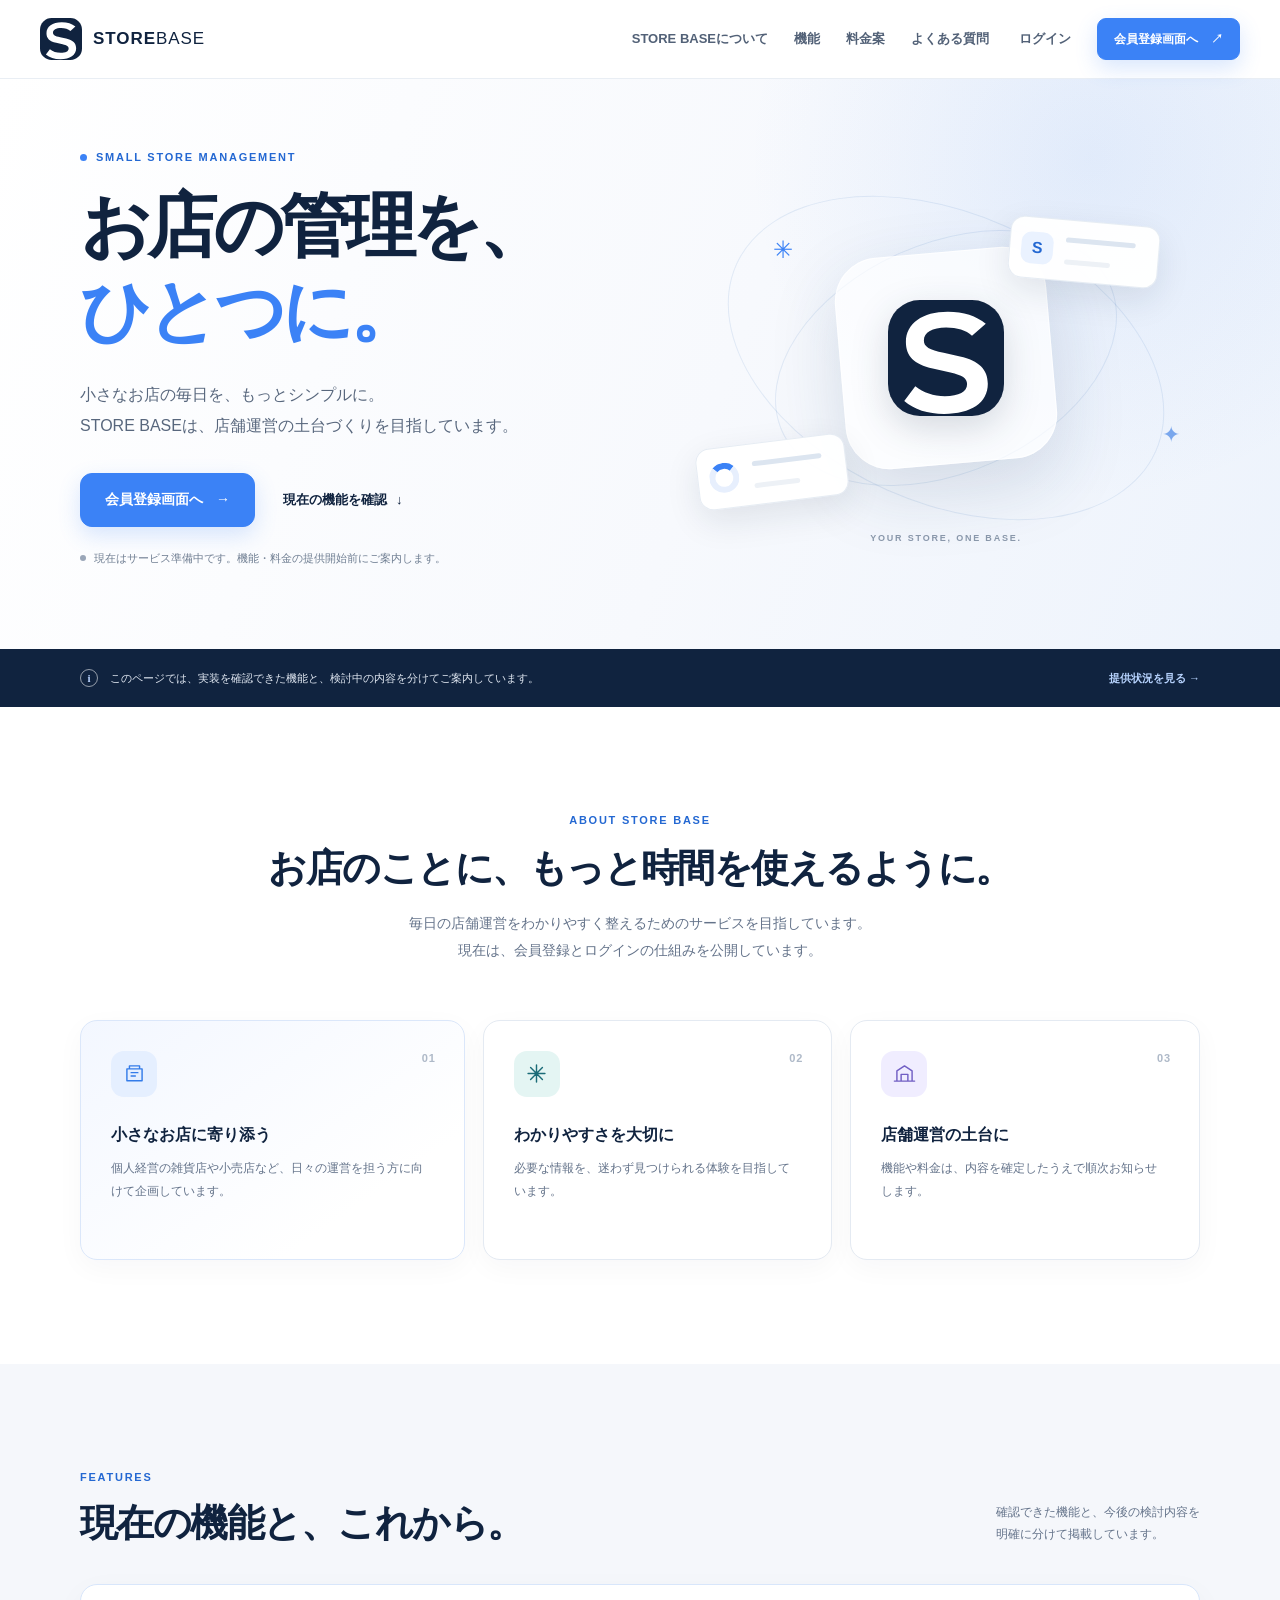
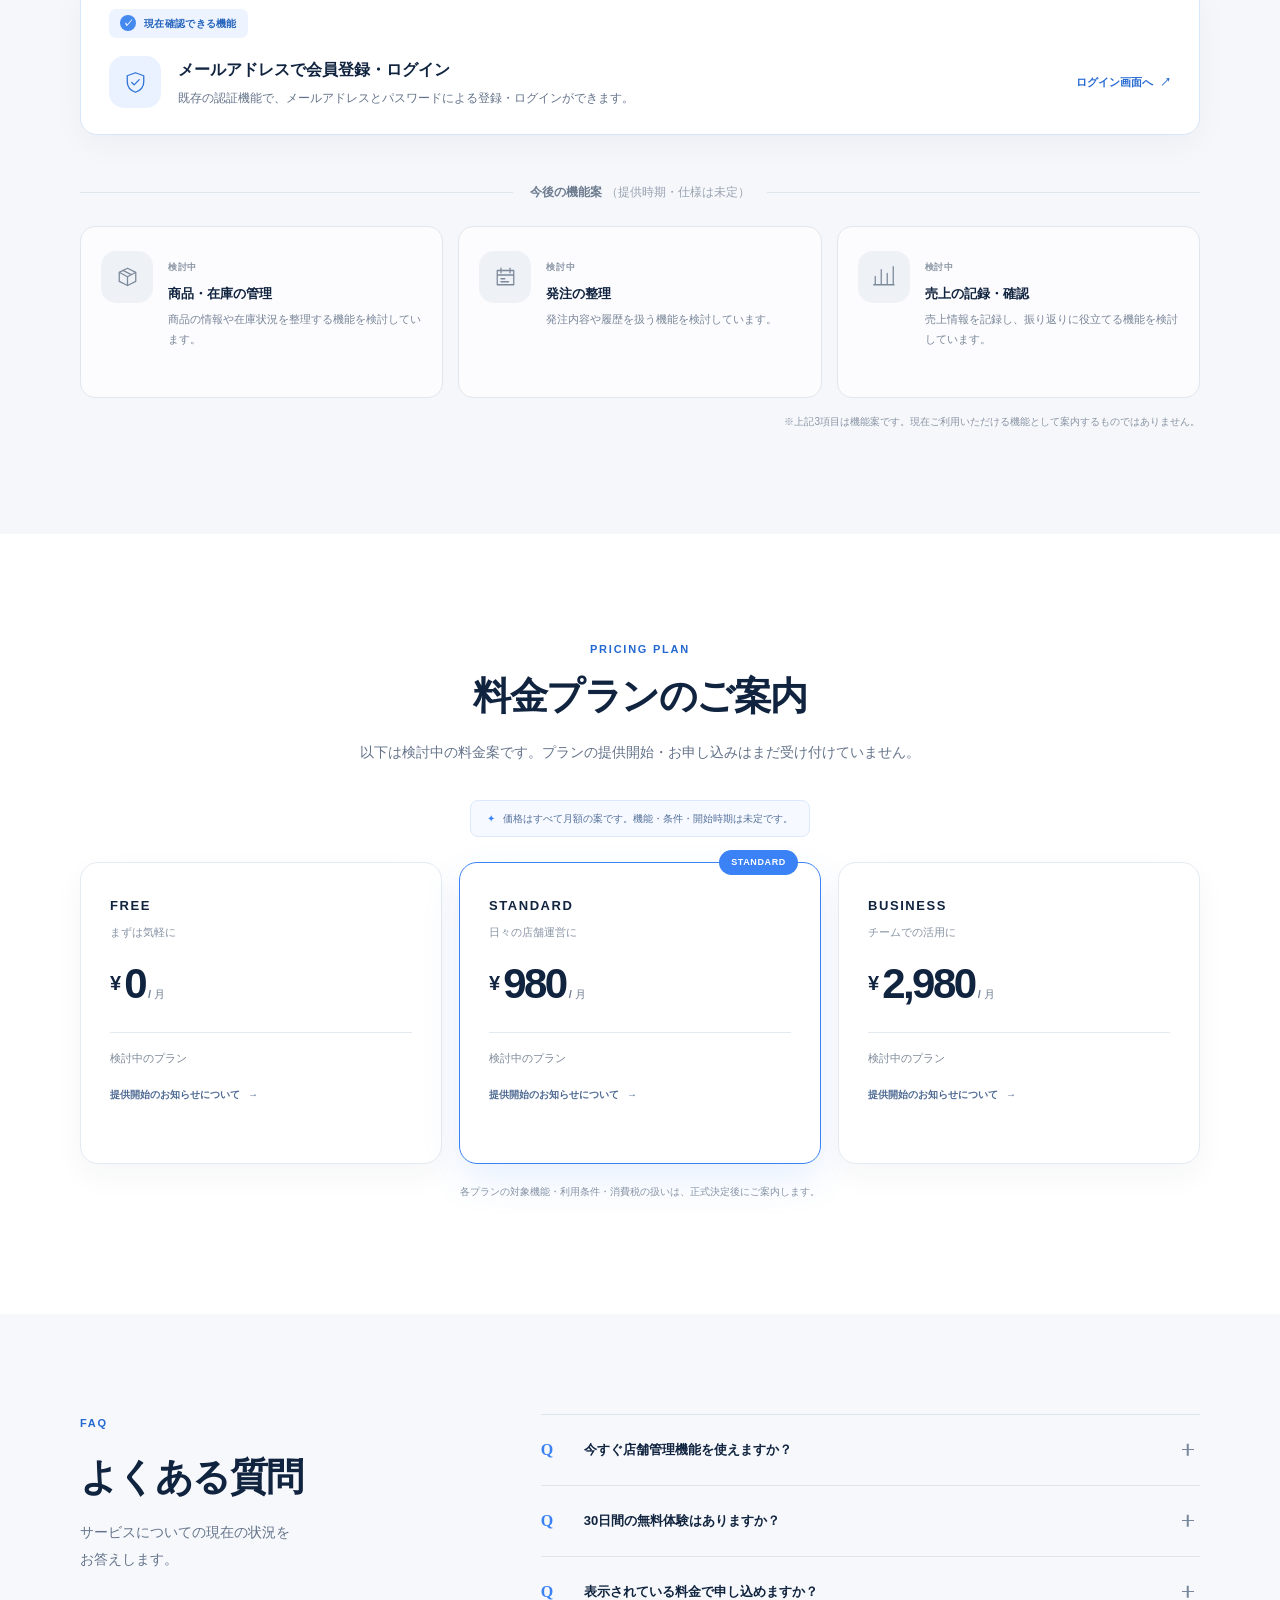
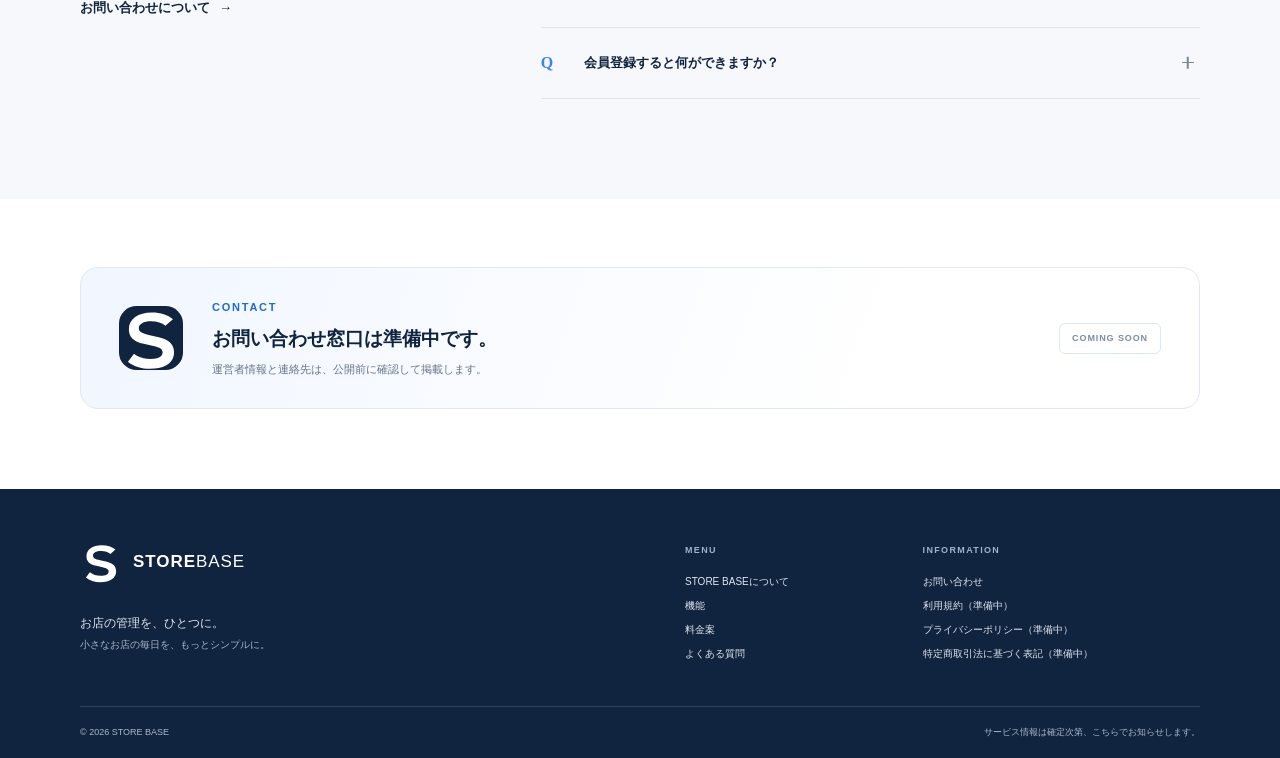
<file: index.html>
<!doctype html>
<html lang="ja">
<head>
  <meta charset="utf-8">
  <meta name="viewport" content="width=device-width, initial-scale=1">
  <meta name="theme-color" content="#10233F">
  <meta name="description" content="STORE BASEは、小さなお店の運営をシンプルにすることを目指すサービスです。現在確認できる機能と、準備中の内容をご案内します。">
  <meta property="og:type" content="website">
  <meta property="og:title" content="STORE BASE | お店の管理を、ひとつに。">
  <meta property="og:description" content="小さなお店の毎日を、もっとシンプルに。STORE BASEの現在の状況をご案内します。">
  <meta property="og:site_name" content="STORE BASE">
  <title>STORE BASE | お店の管理を、ひとつに。</title>
  <link rel="icon" href="./assets/brand-mark.svg" type="image/svg+xml">
  <link rel="stylesheet" href="./styles.css">
  <script src="./main.js" defer></script>
</head>
<body>
  <a class="skip-link" href="#main">本文へスキップ</a>
  <header class="site-header">
    <div class="header-inner">
      <a class="brand" href="./" aria-label="STORE BASE ホーム">
        <img src="./assets/brand-mark.svg" alt="" width="42" height="42">
        <span class="brand-name">STORE<span>BASE</span></span>
      </a>
      <button class="menu-toggle" type="button" aria-expanded="false" aria-controls="primary-nav" aria-label="メニューを開く">
        <span></span><span></span>
      </button>
      <nav id="primary-nav" class="primary-nav" aria-label="メインメニュー">
        <a href="#about">STORE BASEについて</a>
        <a href="#features">機能</a>
        <a href="#pricing">料金案</a>
        <a href="#faq">よくある質問</a>
        <a class="nav-login" href="./login.html">ログイン</a>
        <a class="button button-small" href="./login.html#register">会員登録画面へ <span aria-hidden="true">↗</span></a>
      </nav>
    </div>
  </header>

  <main id="main">
    <section class="hero" id="about">
      <div class="hero-glow" aria-hidden="true"></div>
      <div class="hero-inner page-width">
        <div class="hero-copy">
          <p class="eyebrow"><span class="eyebrow-dot"></span> SMALL STORE MANAGEMENT</p>
          <h1>お店の管理を、<br><span>ひとつに。</span></h1>
          <p class="hero-lead">小さなお店の毎日を、もっとシンプルに。<br class="desktop-only">STORE BASEは、店舗運営の土台づくりを目指しています。</p>
          <div class="hero-actions">
            <a class="button" href="./login.html#register">会員登録画面へ <span aria-hidden="true">→</span></a>
            <a class="text-link" href="#features">現在の機能を確認 <span aria-hidden="true">↓</span></a>
          </div>
          <p class="hero-note"><span class="status-dot"></span> 現在はサービス準備中です。機能・料金の提供開始前にご案内します。</p>
        </div>
        <div class="hero-art" aria-label="STORE BASEのSシンボルを中心にしたブランドイメージ" role="img">
          <div class="art-orbit art-orbit-one"></div>
          <div class="art-orbit art-orbit-two"></div>
          <div class="art-card art-card-top"><span class="art-card-icon">S</span><span class="art-card-line"></span><span class="art-card-line short"></span></div>
          <div class="art-card art-card-bottom"><span class="art-card-dot"></span><span class="art-card-line"></span><span class="art-card-line short"></span></div>
          <div class="art-mark"><img src="./assets/brand-mark.svg" alt="" width="116" height="116"></div>
          <span class="art-spark spark-one" aria-hidden="true">✳</span>
          <span class="art-spark spark-two" aria-hidden="true">✦</span>
          <span class="art-label">YOUR STORE, ONE BASE.</span>
        </div>
      </div>
    </section>

    <section class="trust-strip" aria-label="サービスの提供状況">
      <div class="page-width trust-inner"><span class="trust-icon" aria-hidden="true">i</span><p>このページでは、実装を確認できた機能と、検討中の内容を分けてご案内しています。</p><a href="#features">提供状況を見る <span aria-hidden="true">→</span></a></div>
    </section>

    <section class="section intro-section page-width">
      <div class="section-heading centered">
        <p class="eyebrow">ABOUT STORE BASE</p>
        <h2>お店のことに、<br class="mobile-only">もっと時間を使えるように。</h2>
        <p class="section-lead">毎日の店舗運営をわかりやすく整えるためのサービスを目指しています。<br class="desktop-only">現在は、会員登録とログインの仕組みを公開しています。</p>
      </div>
      <div class="about-grid">
        <div class="about-card about-main-card">
          <span class="about-number">01</span>
          <div class="about-icon icon-blue" aria-hidden="true"><svg viewBox="0 0 32 32"><path d="M7 10.5h18v14H7zM10 10V7h12v3M12 15h8M12 19h5"/></svg></div>
          <h3>小さなお店に寄り添う</h3>
          <p>個人経営の雑貨店や小売店など、日々の運営を担う方に向けて企画しています。</p>
        </div>
        <div class="about-card">
          <span class="about-number">02</span>
          <div class="about-icon icon-soft" aria-hidden="true"><svg viewBox="0 0 32 32"><path d="M6 16h20M16 6v20M9 9l14 14M23 9 9 23"/></svg></div>
          <h3>わかりやすさを大切に</h3>
          <p>必要な情報を、迷わず見つけられる体験を目指しています。</p>
        </div>
        <div class="about-card">
          <span class="about-number">03</span>
          <div class="about-icon icon-lavender" aria-hidden="true"><svg viewBox="0 0 32 32"><path d="M7 25V13l9-6 9 6v12M12 25v-8h8v8M4 25h24"/></svg></div>
          <h3>店舗運営の土台に</h3>
          <p>機能や料金は、内容を確定したうえで順次お知らせします。</p>
        </div>
      </div>
    </section>

    <section class="section feature-section" id="features">
      <div class="page-width">
        <div class="section-heading row-heading">
          <div><p class="eyebrow">FEATURES</p><h2>現在の機能と、これから。</h2></div>
          <p class="section-lead">確認できた機能と、今後の検討内容を<br class="desktop-only">明確に分けて掲載しています。</p>
        </div>
        <article class="verified-feature">
          <div class="verified-badge"><span class="check-mark" aria-hidden="true">✓</span> 現在確認できる機能</div>
          <div class="verified-content">
            <div class="feature-icon verified-icon" aria-hidden="true"><svg viewBox="0 0 36 36"><path d="M18 5 29 9v8c0 7-4.7 11.8-11 14-6.3-2.2-11-7-11-14V9l11-4Z"/><path d="m13 18 3.2 3.2 6.8-7"/></svg></div>
            <div><h3>メールアドレスで会員登録・ログイン</h3><p>既存の認証機能で、メールアドレスとパスワードによる登録・ログインができます。</p></div>
            <a class="arrow-link" href="./login.html">ログイン画面へ <span aria-hidden="true">↗</span></a>
          </div>
        </article>
        <div class="planned-heading"><span class="planned-line"></span><p>今後の機能案 <span>（提供時期・仕様は未定）</span></p><span class="planned-line"></span></div>
        <div class="planned-grid">
          <article class="planned-card"><div class="feature-icon feature-icon-gray" aria-hidden="true"><svg viewBox="0 0 36 36"><path d="M7 12.5 18 7l11 5.5v12L18 30l-11-5.5v-12Z"/><path d="m7.5 12.7 10.5 5.6 10.5-5.6M18 18.5V30M12 9.8l11 5.7"/></svg></div><div><span class="planned-label">検討中</span><h3>商品・在庫の管理</h3><p>商品の情報や在庫状況を整理する機能を検討しています。</p></div></article>
          <article class="planned-card"><div class="feature-icon feature-icon-gray" aria-hidden="true"><svg viewBox="0 0 36 36"><path d="M7 10h22v19H7zM12 7v6M24 7v6M7 16h22M12 21h5M12 25h10"/></svg></div><div><span class="planned-label">検討中</span><h3>発注の整理</h3><p>発注内容や履歴を扱う機能を検討しています。</p></div></article>
          <article class="planned-card"><div class="feature-icon feature-icon-gray" aria-hidden="true"><svg viewBox="0 0 36 36"><path d="M7 29V18M15 29V9M23 29V14M31 29V5M5 29h27"/></svg></div><div><span class="planned-label">検討中</span><h3>売上の記録・確認</h3><p>売上情報を記録し、振り返りに役立てる機能を検討しています。</p></div></article>
        </div>
        <p class="feature-disclaimer">※上記3項目は機能案です。現在ご利用いただける機能として案内するものではありません。</p>
      </div>
    </section>

    <section class="section pricing-section page-width" id="pricing">
      <div class="section-heading centered">
        <p class="eyebrow">PRICING PLAN</p>
        <h2>料金プランのご案内</h2>
        <p class="section-lead">以下は検討中の料金案です。<br class="mobile-only">プランの提供開始・お申し込みはまだ受け付けていません。</p>
      </div>
      <div class="pricing-note"><span aria-hidden="true">✦</span> 価格はすべて月額の案です。機能・条件・開始時期は未定です。</div>
      <div class="pricing-grid">
        <article class="price-card"><p class="plan-name">FREE</p><p class="plan-description">まずは気軽に</p><p class="price"><span>¥</span>0<small> / 月</small></p><div class="price-divider"></div><p class="plan-status">検討中のプラン</p><a href="#contact" class="price-link">提供開始のお知らせについて <span aria-hidden="true">→</span></a></article>
        <article class="price-card price-card-featured"><div class="popular-pill">STANDARD</div><p class="plan-name">STANDARD</p><p class="plan-description">日々の店舗運営に</p><p class="price"><span>¥</span>980<small> / 月</small></p><div class="price-divider"></div><p class="plan-status">検討中のプラン</p><a href="#contact" class="price-link">提供開始のお知らせについて <span aria-hidden="true">→</span></a></article>
        <article class="price-card"><p class="plan-name">BUSINESS</p><p class="plan-description">チームでの活用に</p><p class="price"><span>¥</span>2,980<small> / 月</small></p><div class="price-divider"></div><p class="plan-status">検討中のプラン</p><a href="#contact" class="price-link">提供開始のお知らせについて <span aria-hidden="true">→</span></a></article>
      </div>
      <p class="pricing-footnote">各プランの対象機能・利用条件・消費税の扱いは、正式決定後にご案内します。</p>
    </section>

    <section class="faq-section" id="faq">
      <div class="page-width faq-layout">
        <div class="section-heading"><p class="eyebrow">FAQ</p><h2>よくある質問</h2><p class="section-lead">サービスについての現在の状況を<br class="desktop-only">お答えします。</p><a href="#contact" class="text-link">お問い合わせについて <span aria-hidden="true">→</span></a></div>
        <div class="faq-list">
          <details class="faq-item"><summary><span>Q</span><strong>今すぐ店舗管理機能を使えますか？</strong><i aria-hidden="true"></i></summary><div class="faq-answer"><span>A</span><p>現在確認できるのは会員登録とログインの機能です。在庫管理などの店舗管理機能は提供状況を確認できていないため、利用可能とはご案内していません。</p></div></details>
          <details class="faq-item"><summary><span>Q</span><strong>30日間の無料体験はありますか？</strong><i aria-hidden="true"></i></summary><div class="faq-answer"><span>A</span><p>現在、無料体験の申し込み・利用開始フローは確認できていません。そのため、無料体験の提供はご案内していません。</p></div></details>
          <details class="faq-item"><summary><span>Q</span><strong>表示されている料金で申し込めますか？</strong><i aria-hidden="true"></i></summary><div class="faq-answer"><span>A</span><p>いいえ。FREE ¥0、STANDARD ¥980/月、BUSINESS ¥2,980/月は検討中の料金案です。各プランの提供開始時に、確定した条件を改めて掲載します。</p></div></details>
          <details class="faq-item"><summary><span>Q</span><strong>会員登録すると何ができますか？</strong><i aria-hidden="true"></i></summary><div class="faq-answer"><span>A</span><p>既存の登録画面からアカウントを作成できます。ただし、店舗管理機能の利用開始を意味するものではありません。サービスの提供開始時期は未定です。</p></div></details>
        </div>
      </div>
    </section>

    <section class="contact-section page-width" id="contact">
      <div class="contact-panel">
        <div class="contact-symbol"><img src="./assets/brand-mark.svg" alt="" width="64" height="64"></div>
        <div><p class="eyebrow">CONTACT</p><h2>お問い合わせ窓口は準備中です。</h2><p>運営者情報と連絡先は、公開前に確認して掲載します。</p></div>
        <span class="contact-tag">COMING SOON</span>
      </div>
    </section>
  </main>

  <footer class="site-footer">
    <div class="footer-main page-width">
      <div class="footer-brand"><a class="brand" href="./" aria-label="STORE BASE ホーム"><img src="./assets/brand-mark.svg" alt="" width="42" height="42"><span class="brand-name">STORE<span>BASE</span></span></a><p>お店の管理を、ひとつに。</p><p class="footer-sub">小さなお店の毎日を、もっとシンプルに。</p></div>
      <div class="footer-links"><div><p class="footer-label">MENU</p><a href="#about">STORE BASEについて</a><a href="#features">機能</a><a href="#pricing">料金案</a><a href="#faq">よくある質問</a></div><div><p class="footer-label">INFORMATION</p><a href="#contact">お問い合わせ</a><a href="./legal.html#terms">利用規約（準備中）</a><a href="./legal.html#privacy">プライバシーポリシー（準備中）</a><a href="./legal.html#commerce">特定商取引法に基づく表記（準備中）</a></div></div>
    </div>
    <div class="footer-bottom page-width"><span>© <span id="current-year">2026</span> STORE BASE</span><span>サービス情報は確定次第、こちらでお知らせします。</span></div>
  </footer>
</body>
</html>
</file>
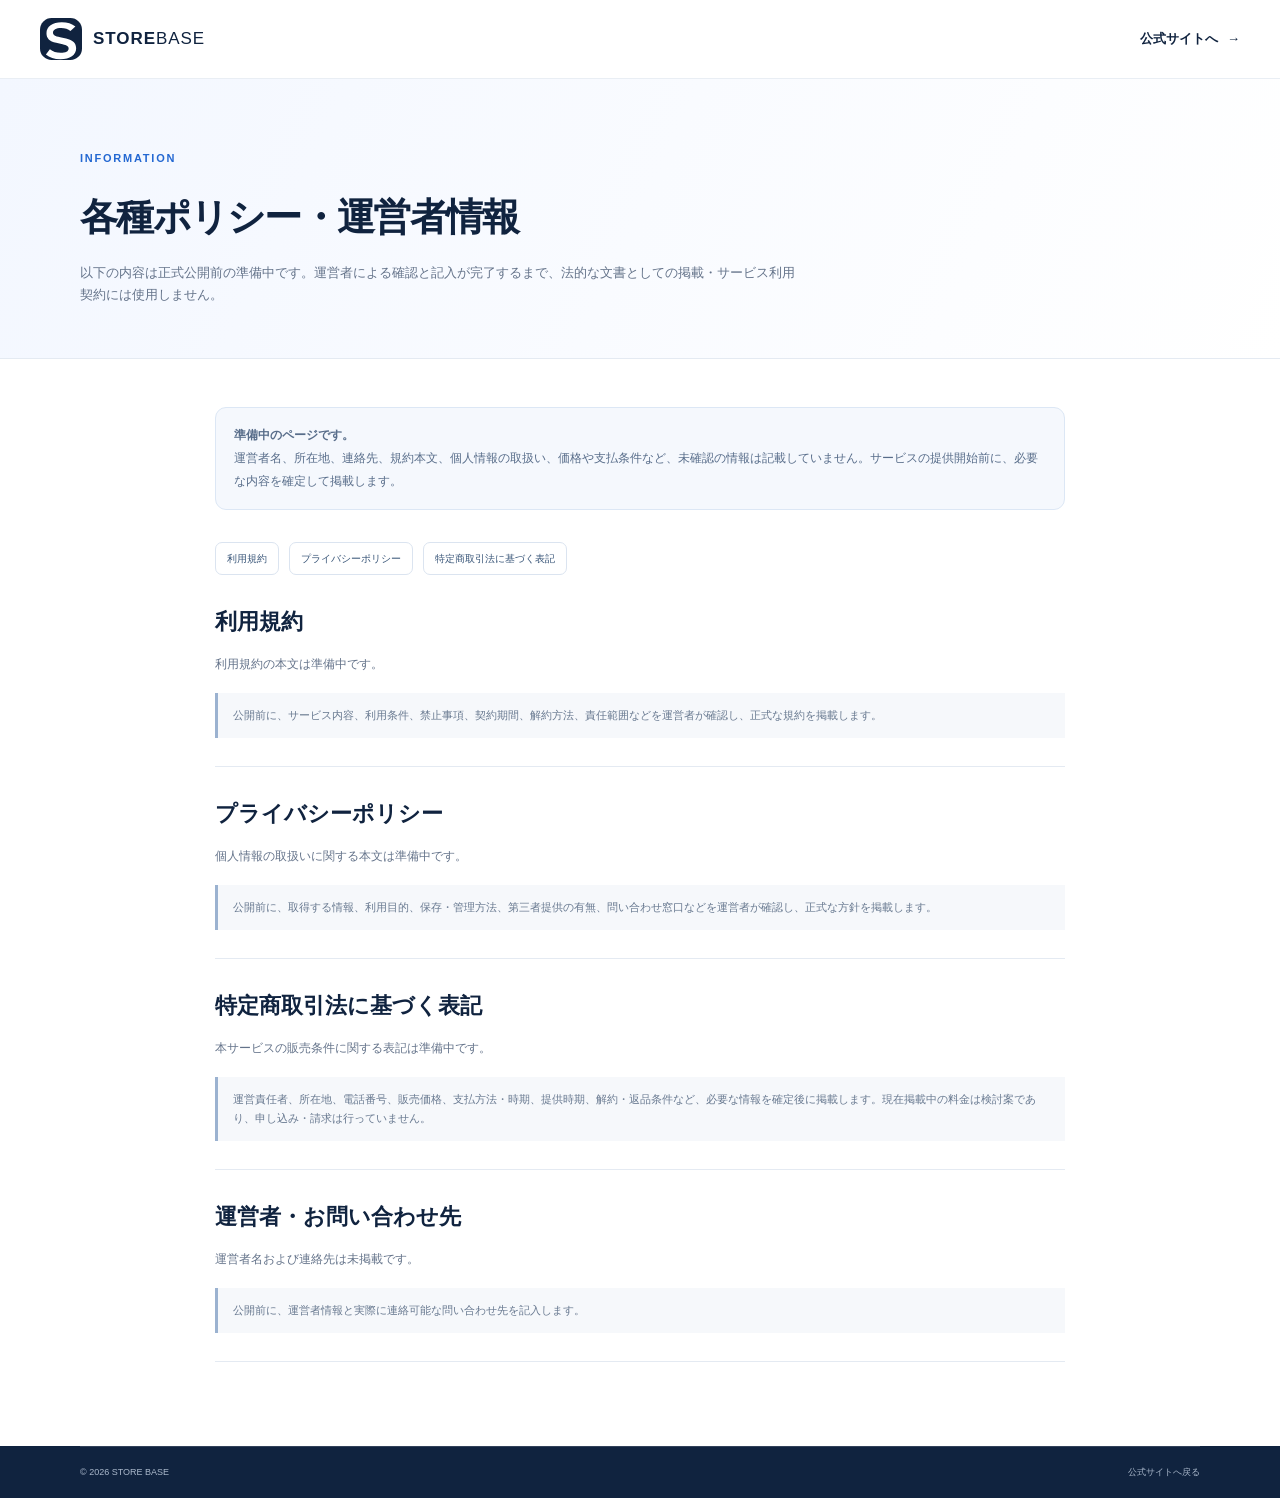
<file: legal.html>
<!doctype html>
<html lang="ja">
<head>
  <meta charset="utf-8">
  <meta name="viewport" content="width=device-width, initial-scale=1">
  <meta name="theme-color" content="#10233F">
  <meta name="description" content="STORE BASEの各種ポリシー・運営者情報について。正式公開前の準備中ページです。">
  <title>各種ポリシー | STORE BASE</title>
  <link rel="icon" href="./assets/brand-mark.svg" type="image/svg+xml">
  <link rel="stylesheet" href="./styles.css">
  <style>
    .legal-hero { padding: 70px 0 52px; background: linear-gradient(115deg, #f3f7ff, #fff); border-bottom: 1px solid var(--line); }
    .legal-hero h1 { margin: 0; color: var(--navy); font-size: 38px; letter-spacing: -.045em; }
    .legal-hero p:not(.eyebrow) { max-width: 720px; margin: 13px 0 0; color: var(--muted); font-size: 13px; }
    .legal-content { max-width: 850px; padding-block: 48px 84px; }
    .legal-notice { margin-bottom: 32px; padding: 16px 18px; border: 1px solid #dce7f5; border-radius: 11px; color: #586d8a; background: #f5f8fd; font-size: 12px; line-height: 1.9; }
    .legal-block { padding: 28px 0; border-bottom: 1px solid var(--line); scroll-margin-top: 95px; }
    .legal-block h2 { margin: 0; color: var(--navy); font-size: 22px; }
    .legal-block h3 { margin: 22px 0 7px; color: #344760; font-size: 14px; }
    .legal-block p, .legal-block li { color: var(--muted); font-size: 12px; line-height: 2; }
    .legal-block ul { padding-left: 1.4em; }
    .legal-placeholder { margin-top: 17px; padding: 13px 15px; border-left: 3px solid #9bb2d0; color: #687990; background: #f6f8fb; font-size: 11px; }
    .legal-nav { display: flex; flex-wrap: wrap; gap: 10px; margin-top: 24px; }
    .legal-nav a { padding: 7px 11px; border: 1px solid #dbe4f0; border-radius: 7px; color: #385578; font-size: 10px; }
    @media (max-width:760px) { .legal-hero { padding: 48px 0 38px; } .legal-hero h1 { font-size: 30px; } .legal-content { padding-block: 33px 60px; } }
  </style>
</head>
<body>
  <header class="site-header"><div class="header-inner"><a class="brand" href="./" aria-label="STORE BASE ホーム"><img src="./assets/brand-mark.svg" alt="" width="42" height="42"><span class="brand-name">STORE<span>BASE</span></span></a><a class="text-link" href="./">公式サイトへ <span aria-hidden="true">→</span></a></div></header>
  <main>
    <section class="legal-hero"><div class="page-width"><p class="eyebrow">INFORMATION</p><h1>各種ポリシー・運営者情報</h1><p>以下の内容は正式公開前の準備中です。運営者による確認と記入が完了するまで、法的な文書としての掲載・サービス利用契約には使用しません。</p></div></section>
    <div class="page-width legal-content">
      <div class="legal-notice"><strong>準備中のページです。</strong><br>運営者名、所在地、連絡先、規約本文、個人情報の取扱い、価格や支払条件など、未確認の情報は記載していません。サービスの提供開始前に、必要な内容を確定して掲載します。</div>
      <nav class="legal-nav" aria-label="このページの内容"><a href="#terms">利用規約</a><a href="#privacy">プライバシーポリシー</a><a href="#commerce">特定商取引法に基づく表記</a></nav>
      <section class="legal-block" id="terms"><h2>利用規約</h2><p>利用規約の本文は準備中です。</p><div class="legal-placeholder">公開前に、サービス内容、利用条件、禁止事項、契約期間、解約方法、責任範囲などを運営者が確認し、正式な規約を掲載します。</div></section>
      <section class="legal-block" id="privacy"><h2>プライバシーポリシー</h2><p>個人情報の取扱いに関する本文は準備中です。</p><div class="legal-placeholder">公開前に、取得する情報、利用目的、保存・管理方法、第三者提供の有無、問い合わせ窓口などを運営者が確認し、正式な方針を掲載します。</div></section>
      <section class="legal-block" id="commerce"><h2>特定商取引法に基づく表記</h2><p>本サービスの販売条件に関する表記は準備中です。</p><div class="legal-placeholder">運営責任者、所在地、電話番号、販売価格、支払方法・時期、提供時期、解約・返品条件など、必要な情報を確定後に掲載します。現在掲載中の料金は検討案であり、申し込み・請求は行っていません。</div></section>
      <section class="legal-block" id="operator"><h2>運営者・お問い合わせ先</h2><p>運営者名および連絡先は未掲載です。</p><div class="legal-placeholder">公開前に、運営者情報と実際に連絡可能な問い合わせ先を記入します。</div></section>
    </div>
  </main>
  <footer class="site-footer"><div class="page-width footer-bottom"><span>© 2026 STORE BASE</span><a href="./">公式サイトへ戻る</a></div></footer>
</body>
</html>
</file>
<file: styles.css>
:root {
  --navy: #10233f;
  --navy-2: #172f52;
  --ink: #1d2b41;
  --muted: #64738a;
  --subtle: #8793a6;
  --blue: #3b82f6;
  --blue-dark: #2468d2;
  --pale-blue: #eaf2ff;
  --line: #e4eaf2;
  --surface: #f5f7fb;
  --white: #fff;
  --shadow: 0 18px 56px rgba(16, 35, 63, .09);
  color-scheme: light;
}
* { box-sizing: border-box; }
html { scroll-behavior: smooth; scroll-padding-top: 86px; }
body { margin: 0; color: var(--ink); background: var(--white); font-family: -apple-system, BlinkMacSystemFont, "Hiragino Kaku Gothic ProN", "Yu Gothic", Meiryo, sans-serif; line-height: 1.7; -webkit-font-smoothing: antialiased; }
img { display: block; max-width: 100%; }
a { color: inherit; text-decoration: none; }
button, input { font: inherit; }
.page-width { width: min(1120px, calc(100% - 48px)); margin-inline: auto; }
.skip-link { position: absolute; top: -60px; left: 16px; z-index: 100; padding: 10px 16px; color: #fff; background: var(--navy); border-radius: 8px; }
.skip-link:focus { top: 12px; }
.site-header { position: sticky; z-index: 20; top: 0; background: rgba(255,255,255,.94); backdrop-filter: blur(14px); border-bottom: 1px solid rgba(228,234,242,.8); }
.header-inner { width: min(1200px, calc(100% - 48px)); height: 78px; margin: auto; display: flex; align-items: center; justify-content: space-between; gap: 34px; }
.brand { display: inline-flex; align-items: center; gap: 11px; flex: 0 0 auto; }
.brand img { width: 42px; height: 42px; }
.brand-name { color: var(--navy); font-size: 17px; font-weight: 800; letter-spacing: .055em; }
.brand-name span { font-weight: 500; }
.primary-nav { display: flex; align-items: center; justify-content: flex-end; gap: 26px; font-size: 13px; font-weight: 650; color: #526177; }
.primary-nav > a:not(.button):hover, .footer-links a:hover { color: var(--blue-dark); }
.nav-login { padding-left: 4px; }
.button { min-height: 54px; display: inline-flex; align-items: center; justify-content: center; gap: 13px; padding: 0 24px; border: 1px solid var(--blue); border-radius: 12px; color: #fff; background: var(--blue); box-shadow: 0 8px 22px rgba(59,130,246,.2); font-weight: 700; font-size: 14px; transition: transform .2s ease, background .2s ease, box-shadow .2s ease; }
.button:hover { transform: translateY(-2px); background: var(--blue-dark); box-shadow: 0 12px 26px rgba(59,130,246,.25); }
.button-small { min-height: 42px; padding: 0 16px; border-radius: 9px; font-size: 12px; }
.menu-toggle { display: none; }
.hero { position: relative; overflow: hidden; background: linear-gradient(110deg, #fff 0%, #f7f9fd 56%, #edf3fc 100%); }
.hero-glow { position: absolute; top: -280px; right: -170px; width: 720px; height: 720px; border-radius: 50%; background: radial-gradient(circle, rgba(83,143,237,.11), rgba(83,143,237,0) 67%); pointer-events: none; }
.hero-inner { position: relative; z-index: 1; min-height: 570px; display: grid; grid-template-columns: 1fr .92fr; align-items: center; gap: 60px; padding-block: 62px 74px; }
.hero-copy { max-width: 600px; }
.eyebrow { margin: 0 0 17px; color: var(--blue-dark); font-size: 11px; font-weight: 800; letter-spacing: .16em; }
.hero .eyebrow { display: flex; align-items: center; gap: 9px; }
.eyebrow-dot, .status-dot { width: 7px; height: 7px; display: inline-block; border-radius: 50%; background: var(--blue); }
.hero h1 { margin: 0; color: var(--navy); font-size: clamp(47px, 5.5vw, 70px); line-height: 1.22; letter-spacing: -.065em; font-weight: 780; }
.hero h1 span { color: var(--blue); }
.hero-lead { margin: 24px 0 0; color: #58677d; font-size: 16px; line-height: 1.95; }
.hero-actions { display: flex; align-items: center; gap: 28px; margin-top: 32px; }
.text-link { display: inline-flex; align-items: center; gap: 9px; color: var(--navy); font-size: 13px; font-weight: 700; }
.text-link:hover, .arrow-link:hover, .price-link:hover { color: var(--blue-dark); }
.hero-note { margin: 22px 0 0; display: flex; align-items: center; gap: 8px; color: #6f7e92; font-size: 11px; }
.hero-note .status-dot { width: 6px; height: 6px; flex: 0 0 auto; background: #9aa6b8; }
.hero-art { min-height: 400px; position: relative; display: grid; place-items: center; }
.art-orbit { position: absolute; border: 1px solid rgba(57,112,190,.12); border-radius: 50%; transform: rotate(-24deg); }
.art-orbit-one { width: 360px; height: 230px; }
.art-orbit-two { width: 460px; height: 290px; transform: rotate(24deg); }
.art-mark { z-index: 1; width: 212px; height: 212px; display: grid; place-items: center; border: 1px solid rgba(255,255,255,.8); border-radius: 44px; background: rgba(255,255,255,.68); box-shadow: 0 25px 70px rgba(24,58,102,.15); transform: rotate(-5deg); }
.art-mark img { width: 116px; height: 116px; transform: rotate(5deg); filter: drop-shadow(0 12px 18px rgba(16,35,63,.16)); }
.art-card { position: absolute; z-index: 2; display: grid; grid-template-columns: 34px 1fr; align-items: center; gap: 6px 10px; width: 150px; height: 62px; padding: 11px; border: 1px solid rgba(228,234,242,.9); border-radius: 14px; background: rgba(255,255,255,.95); box-shadow: 0 12px 34px rgba(16,35,63,.1); }
.art-card-top { top: 63px; right: 8%; transform: rotate(5deg); }
.art-card-bottom { bottom: 55px; left: 1%; transform: rotate(-7deg); }
.art-card-icon { grid-row: 1 / span 2; width: 32px; height: 32px; display: grid; place-items: center; border-radius: 10px; color: var(--blue-dark); background: var(--pale-blue); font-weight: 800; }
.art-card-line { width: 70px; height: 5px; border-radius: 8px; background: #dce5f0; }
.art-card-line.short { width: 46px; background: #edf1f6; }
.art-card-dot { grid-row: 1 / span 2; width: 30px; height: 30px; border: 6px solid #e7effd; border-top-color: var(--blue); border-radius: 50%; }
.art-spark { position: absolute; color: var(--blue); }
.spark-one { top: 72px; left: 16%; font-size: 24px; }
.spark-two { right: 4%; bottom: 105px; color: #7aa7ed; font-size: 22px; }
.art-label { position: absolute; bottom: 12px; color: #8b99ac; font-size: 9px; letter-spacing: .2em; font-weight: 800; }
.trust-strip { background: var(--navy); color: #fff; }
.trust-inner { min-height: 58px; display: flex; align-items: center; gap: 12px; }
.trust-icon { width: 18px; height: 18px; display: grid; place-items: center; flex: 0 0 auto; border: 1px solid rgba(255,255,255,.55); border-radius: 50%; color: #b9d3ff; font: 700 11px Georgia, serif; }
.trust-inner p { margin: 0; color: #e1e8f2; font-size: 11px; }
.trust-inner a { margin-left: auto; flex: 0 0 auto; color: #b8d4ff; font-size: 11px; font-weight: 650; }
.section { padding-block: 104px; }
.section-heading h2, .faq-layout h2 { margin: 0; color: var(--navy); font-size: clamp(29px, 3vw, 40px); line-height: 1.4; letter-spacing: -.04em; }
.section-lead { margin: 16px 0 0; color: var(--muted); font-size: 14px; line-height: 1.9; }
.centered { text-align: center; }
.centered .eyebrow { margin-bottom: 11px; }
.about-grid { display: grid; grid-template-columns: 1.1fr 1fr 1fr; gap: 18px; margin-top: 56px; }
.about-card { min-height: 240px; position: relative; padding: 30px; border: 1px solid var(--line); border-radius: 17px; background: #fff; box-shadow: 0 8px 28px rgba(16,35,63,.035); }
.about-main-card { background: linear-gradient(145deg, #f3f7ff, #fff 75%); border-color: #dbe7fa; }
.about-number { position: absolute; top: 28px; right: 28px; color: #aeb9c8; font-size: 11px; font-weight: 700; letter-spacing: .08em; }
.about-icon { width: 46px; height: 46px; display: grid; place-items: center; margin-bottom: 24px; border-radius: 13px; }
.about-icon svg, .feature-icon svg { width: 27px; height: 27px; fill: none; stroke: currentColor; stroke-width: 1.7; stroke-linecap: round; stroke-linejoin: round; }
.icon-blue { color: #347ce9; background: #e5efff; }
.icon-soft { color: #1b6c78; background: #e4f5f3; }
.icon-lavender { color: #715fc4; background: #f0edff; }
.about-card h3 { margin: 0 0 9px; color: var(--navy); font-size: 16px; }
.about-card p { margin: 0; color: var(--muted); font-size: 12px; line-height: 1.9; }
.feature-section { background: var(--surface); }
.row-heading { display: flex; align-items: end; justify-content: space-between; gap: 30px; margin-bottom: 34px; }
.row-heading .eyebrow { margin-bottom: 10px; }
.row-heading .section-lead { margin: 0 0 4px; font-size: 12px; }
.verified-feature { padding: 23px 28px 25px; border: 1px solid #d8e6fb; border-radius: 17px; background: #fff; box-shadow: 0 10px 32px rgba(16,35,63,.04); }
.verified-badge { display: inline-flex; align-items: center; gap: 8px; padding: 6px 11px; border-radius: 7px; color: #2363bd; background: #edf4ff; font-size: 10px; font-weight: 750; letter-spacing: .03em; }
.check-mark { width: 16px; height: 16px; display: grid; place-items: center; border-radius: 50%; color: #fff; background: #4489ef; font-size: 10px; }
.verified-content { display: grid; grid-template-columns: 52px 1fr auto; align-items: center; gap: 17px; margin-top: 18px; }
.feature-icon { width: 52px; height: 52px; display: grid; place-items: center; flex: 0 0 auto; border-radius: 15px; }
.verified-icon { color: #2d72d5; background: #eaf2ff; }
.verified-content h3, .planned-card h3 { margin: 0 0 5px; color: var(--navy); font-size: 16px; }
.verified-content p { max-width: 690px; margin: 0; color: var(--muted); font-size: 12px; line-height: 1.8; }
.arrow-link { display: inline-flex; align-items: center; gap: 7px; color: var(--blue-dark); font-size: 11px; font-weight: 750; white-space: nowrap; }
.planned-heading { display: flex; align-items: center; gap: 17px; margin: 47px 0 23px; }
.planned-heading p { margin: 0; flex: 0 0 auto; color: #6d7b8e; font-size: 12px; font-weight: 750; }
.planned-heading p span { color: #98a2b0; font-weight: 500; }
.planned-line { width: 100%; height: 1px; background: #dfe5ed; }
.planned-grid { display: grid; grid-template-columns: repeat(3, 1fr); gap: 15px; }
.planned-card { min-height: 172px; display: flex; gap: 15px; padding: 24px 20px; border: 1px solid #e1e6ed; border-radius: 15px; background: rgba(255,255,255,.7); }
.feature-icon-gray { color: #7c899b; background: #eef1f5; }
.planned-label { display: inline-block; margin-bottom: 8px; color: #8b96a5; font-size: 9px; font-weight: 800; letter-spacing: .08em; }
.planned-card h3 { font-size: 13px; }
.planned-card p { margin: 0; color: #788598; font-size: 11px; line-height: 1.8; }
.feature-disclaimer { margin: 15px 0 0; text-align: right; color: #8994a3; font-size: 10px; }
.pricing-section { padding-block: 106px 114px; }
.pricing-note { width: fit-content; margin: 34px auto 22px; padding: 9px 16px; border: 1px solid #dce8fb; border-radius: 8px; color: #54709a; background: #f6f9ff; font-size: 10px; }
.pricing-note span { padding-right: 5px; color: var(--blue); }
.pricing-grid { display: grid; grid-template-columns: repeat(3, 1fr); gap: 17px; margin-top: 25px; align-items: stretch; }
.price-card { position: relative; min-height: 302px; padding: 32px 29px 26px; border: 1px solid var(--line); border-radius: 18px; background: #fff; box-shadow: 0 12px 30px rgba(16,35,63,.045); }
.price-card-featured { border: 1.5px solid var(--blue); box-shadow: 0 16px 38px rgba(59,130,246,.12); }
.popular-pill { position: absolute; top: -13px; right: 22px; padding: 5px 12px; border-radius: 99px; color: #fff; background: var(--blue); font-size: 9px; font-weight: 800; letter-spacing: .07em; }
.plan-name { margin: 0; color: var(--navy); font-size: 13px; font-weight: 850; letter-spacing: .12em; }
.plan-description { margin: 6px 0 16px; color: #8793a4; font-size: 11px; }
.price { margin: 0; color: var(--navy); font-size: 42px; font-weight: 750; letter-spacing: -.06em; line-height: 1.25; }
.price > span { padding-right: 3px; font-size: 20px; vertical-align: 8px; letter-spacing: 0; }
.price small { color: #6e7c90; font-size: 11px; font-weight: 550; letter-spacing: 0; }
.price-divider { height: 1px; margin: 22px 0 16px; background: var(--line); }
.plan-status { margin: 0; color: #7b8797; font-size: 11px; }
.price-link { display: inline-flex; gap: 8px; margin-top: 18px; color: #4f6b94; font-size: 10px; font-weight: 700; }
.pricing-footnote { margin: 19px 0 0; text-align: center; color: #8994a3; font-size: 10px; }
.faq-section { padding-block: 100px; background: #f6f8fb; }
.faq-layout { display: grid; grid-template-columns: .72fr 1.28fr; gap: 90px; }
.faq-layout .section-heading .text-link { margin-top: 25px; }
.faq-list { border-top: 1px solid #dfe5ed; }
.faq-item { border-bottom: 1px solid #dfe5ed; }
.faq-item summary { min-height: 70px; display: grid; grid-template-columns: 30px 1fr 22px; align-items: center; gap: 13px; list-style: none; cursor: pointer; }
.faq-item summary::-webkit-details-marker { display: none; }
.faq-item summary > span, .faq-answer > span { color: var(--blue); font: 700 16px Georgia, serif; }
.faq-item summary strong { color: var(--navy); font-size: 13px; }
.faq-item summary i { width: 20px; height: 20px; position: relative; }
.faq-item summary i::before, .faq-item summary i::after { content: ""; position: absolute; top: 9px; left: 4px; width: 12px; height: 1.5px; background: #78879b; transition: transform .2s ease; }
.faq-item summary i::after { transform: rotate(90deg); }
.faq-item[open] summary i::after { transform: rotate(0); }
.faq-answer { display: grid; grid-template-columns: 30px 1fr; gap: 13px; padding: 0 35px 22px 0; }
.faq-answer p { margin: 0; color: #65748a; font-size: 12px; line-height: 1.9; }
.contact-section { padding-block: 68px 80px; }
.contact-panel { display: grid; grid-template-columns: 70px 1fr auto; align-items: center; gap: 23px; padding: 30px 38px; border: 1px solid #e0e8f3; border-radius: 18px; background: linear-gradient(110deg, #f1f6ff, #fff 72%); }
.contact-symbol img { width: 64px; height: 64px; }
.contact-panel .eyebrow { margin-bottom: 6px; }
.contact-panel h2 { margin: 0; color: var(--navy); font-size: 19px; }
.contact-panel p:not(.eyebrow) { margin: 5px 0 0; color: var(--muted); font-size: 11px; }
.contact-tag { padding: 7px 12px; border: 1px solid #dce6f4; border-radius: 6px; color: #7e8da2; font-size: 9px; font-weight: 800; letter-spacing: .1em; }
.site-footer { background: var(--navy); color: #fff; }
.footer-main { display: grid; grid-template-columns: 1fr 1fr; gap: 90px; padding-block: 52px 44px; }
.footer-brand .brand-name { color: #fff; }
.footer-brand > p { margin: 21px 0 0; color: #e1e7ef; font-size: 12px; }
.footer-brand .footer-sub { margin: 3px 0 0; color: #aab8cb; font-size: 10px; }
.footer-links { display: grid; grid-template-columns: 1fr 1.35fr; gap: 32px; }
.footer-links > div { display: flex; flex-direction: column; align-items: flex-start; gap: 8px; }
.footer-label { margin: 2px 0 7px; color: #9db3d1; font-size: 9px; font-weight: 800; letter-spacing: .15em; }
.footer-links a { color: #e0e6ef; font-size: 10px; line-height: 1.6; }
.footer-bottom { min-height: 52px; display: flex; align-items: center; justify-content: space-between; gap: 20px; border-top: 1px solid rgba(255,255,255,.14); color: #aab8cb; font-size: 9px; }
.mobile-only { display: none; }
:focus-visible { outline: 3px solid #73a8ff; outline-offset: 3px; border-radius: 4px; }
@media (max-width: 960px) {
  .primary-nav { gap: 17px; font-size: 11px; }
  .hero-inner { gap: 28px; }
  .hero-art { transform: scale(.88); }
  .faq-layout { gap: 54px; }
}
@media (max-width: 760px) {
  html { scroll-padding-top: 70px; }
  .page-width { width: min(100% - 38px, 560px); }
  .header-inner { width: calc(100% - 38px); height: 68px; }
  .brand img { width: 38px; height: 38px; }
  .brand-name { font-size: 15px; }
  .menu-toggle { width: 42px; height: 42px; display: flex; flex-direction: column; justify-content: center; align-items: center; gap: 6px; border: 1px solid var(--line); border-radius: 11px; background: #fff; cursor: pointer; }
  .menu-toggle span { width: 17px; height: 1.5px; background: var(--navy); transition: transform .2s ease; }
  .menu-toggle[aria-expanded="true"] span:first-child { transform: translateY(3.75px) rotate(45deg); }
  .menu-toggle[aria-expanded="true"] span:last-child { transform: translateY(-3.75px) rotate(-45deg); }
  .primary-nav { position: absolute; top: 68px; left: 0; right: 0; display: none; align-items: stretch; gap: 0; padding: 8px 19px 18px; border-bottom: 1px solid var(--line); background: #fff; box-shadow: 0 14px 20px rgba(16,35,63,.06); font-size: 13px; }
  .primary-nav.is-open { display: flex; flex-direction: column; }
  .primary-nav > a:not(.button) { padding: 12px 5px; border-bottom: 1px solid #f0f2f6; }
  .primary-nav .nav-login { margin-top: 4px; border-bottom: 0 !important; }
  .primary-nav .button { margin-top: 6px; }
  .hero-inner { min-height: auto; grid-template-columns: 1fr; gap: 2px; padding-block: 56px 35px; }
  .hero-copy { max-width: 100%; }
  .hero h1 { font-size: clamp(43px, 12vw, 62px); }
  .hero-lead { font-size: 14px; }
  .hero-actions { gap: 18px; margin-top: 26px; }
  .button { min-height: 50px; padding-inline: 19px; font-size: 12px; }
  .hero-note { align-items: flex-start; font-size: 10px; }
  .hero-art { min-height: 300px; margin-top: 0; transform: scale(.82); transform-origin: top center; }
  .art-orbit-one { width: 315px; height: 205px; }
  .art-orbit-two { width: 400px; height: 260px; }
  .art-mark { width: 176px; height: 176px; border-radius: 38px; }
  .art-mark img { width: 100px; height: 100px; }
  .art-card-top { top: 40px; right: -1%; }
  .art-card-bottom { bottom: 32px; left: -2%; }
  .trust-inner { min-height: auto; flex-wrap: wrap; gap: 8px; padding-block: 14px; }
  .trust-inner p { flex: 1; font-size: 10px; }
  .trust-inner a { width: 100%; margin-left: 26px; font-size: 10px; }
  .section { padding-block: 74px; }
  .section-heading h2, .faq-layout h2 { font-size: 29px; }
  .section-lead { font-size: 12px; }
  .about-grid { grid-template-columns: 1fr; gap: 12px; margin-top: 35px; }
  .about-card { min-height: 0; padding: 24px; }
  .about-icon { margin-bottom: 17px; }
  .about-card h3 { font-size: 15px; }
  .row-heading { display: block; margin-bottom: 25px; }
  .row-heading .section-lead { margin-top: 12px; }
  .verified-feature { padding: 19px; }
  .verified-content { grid-template-columns: 46px 1fr; gap: 13px; }
  .verified-content .feature-icon { width: 44px; height: 44px; }
  .verified-content h3 { font-size: 14px; }
  .verified-content p { font-size: 11px; }
  .arrow-link { grid-column: 2; margin-top: 1px; }
  .planned-heading { gap: 10px; margin: 35px 0 17px; }
  .planned-heading p { font-size: 10px; }
  .planned-heading p span { display: block; font-size: 9px; }
  .planned-grid { grid-template-columns: 1fr; gap: 10px; }
  .planned-card { min-height: 0; padding: 18px; }
  .planned-card h3 { font-size: 13px; }
  .feature-disclaimer { text-align: left; line-height: 1.8; }
  .pricing-section { padding-block: 75px 82px; }
  .pricing-note { max-width: 100%; margin-top: 24px; padding: 9px 12px; font-size: 9px; }
  .pricing-grid { grid-template-columns: 1fr; gap: 15px; margin-top: 22px; }
  .price-card { min-height: 0; padding: 26px 24px 22px; }
  .price { font-size: 39px; }
  .price-divider { margin: 17px 0 12px; }
  .price-link { margin-top: 12px; }
  .pricing-footnote { text-align: left; line-height: 1.8; }
  .faq-section { padding-block: 74px; }
  .faq-layout { grid-template-columns: 1fr; gap: 32px; }
  .faq-layout .section-heading .text-link { margin-top: 17px; }
  .faq-item summary { min-height: 67px; grid-template-columns: 21px 1fr 20px; gap: 9px; }
  .faq-item summary strong { font-size: 12px; }
  .faq-answer { grid-template-columns: 21px 1fr; gap: 9px; padding-right: 0; }
  .faq-answer p { font-size: 11px; }
  .contact-section { padding-block: 45px 58px; }
  .contact-panel { grid-template-columns: 48px 1fr; gap: 13px; padding: 22px 18px; }
  .contact-symbol img { width: 46px; height: 46px; }
  .contact-panel h2 { font-size: 15px; }
  .contact-panel p:not(.eyebrow) { font-size: 10px; }
  .contact-tag { grid-column: 2; width: fit-content; margin-top: -2px; font-size: 8px; }
  .footer-main { grid-template-columns: 1fr; gap: 32px; padding-block: 39px 34px; }
  .footer-brand > p { margin-top: 16px; }
  .footer-links { gap: 18px; }
  .footer-links a { font-size: 9px; }
  .footer-bottom { align-items: flex-start; flex-direction: column; justify-content: center; gap: 3px; padding-block: 11px; }
  .desktop-only { display: none; }
  .mobile-only { display: inline; }
}
@media (prefers-reduced-motion: reduce) {
  *, *::before, *::after { scroll-behavior: auto !important; transition-duration: .01ms !important; animation-duration: .01ms !important; }
}
</file>
